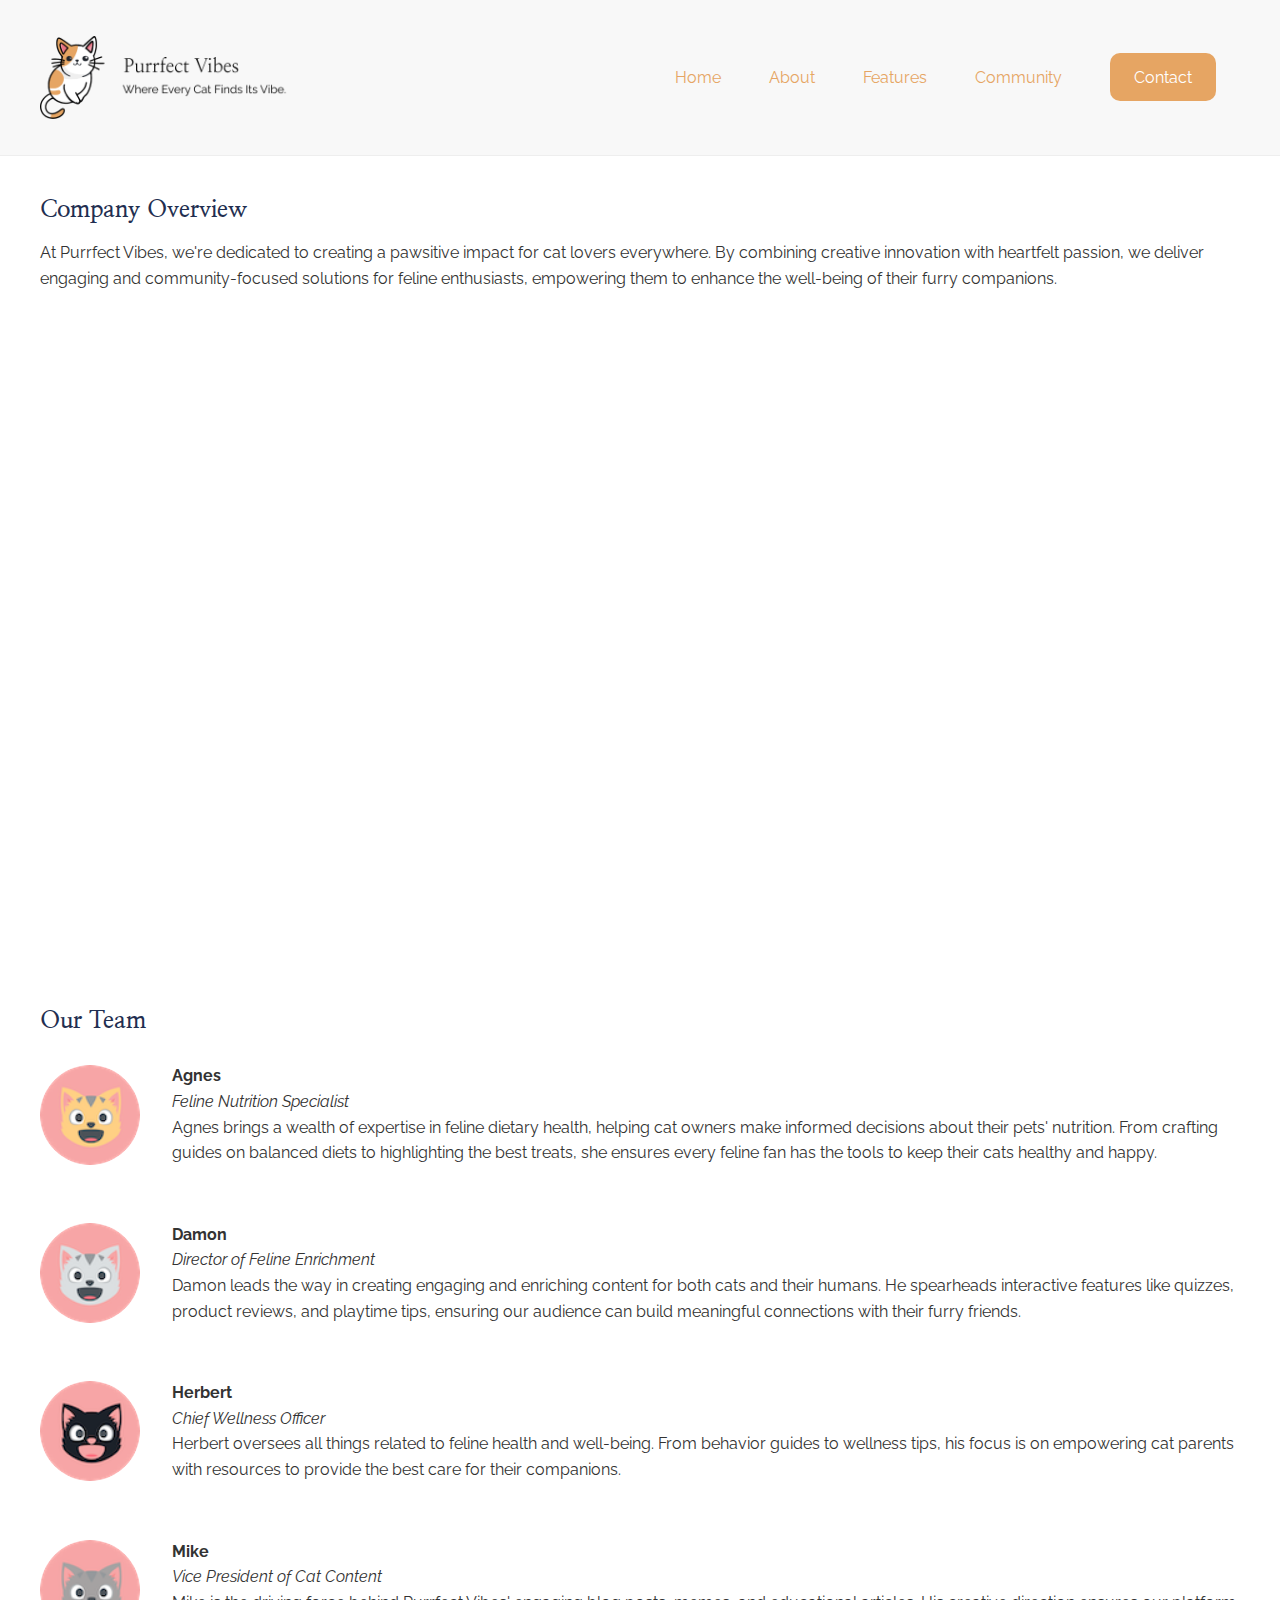
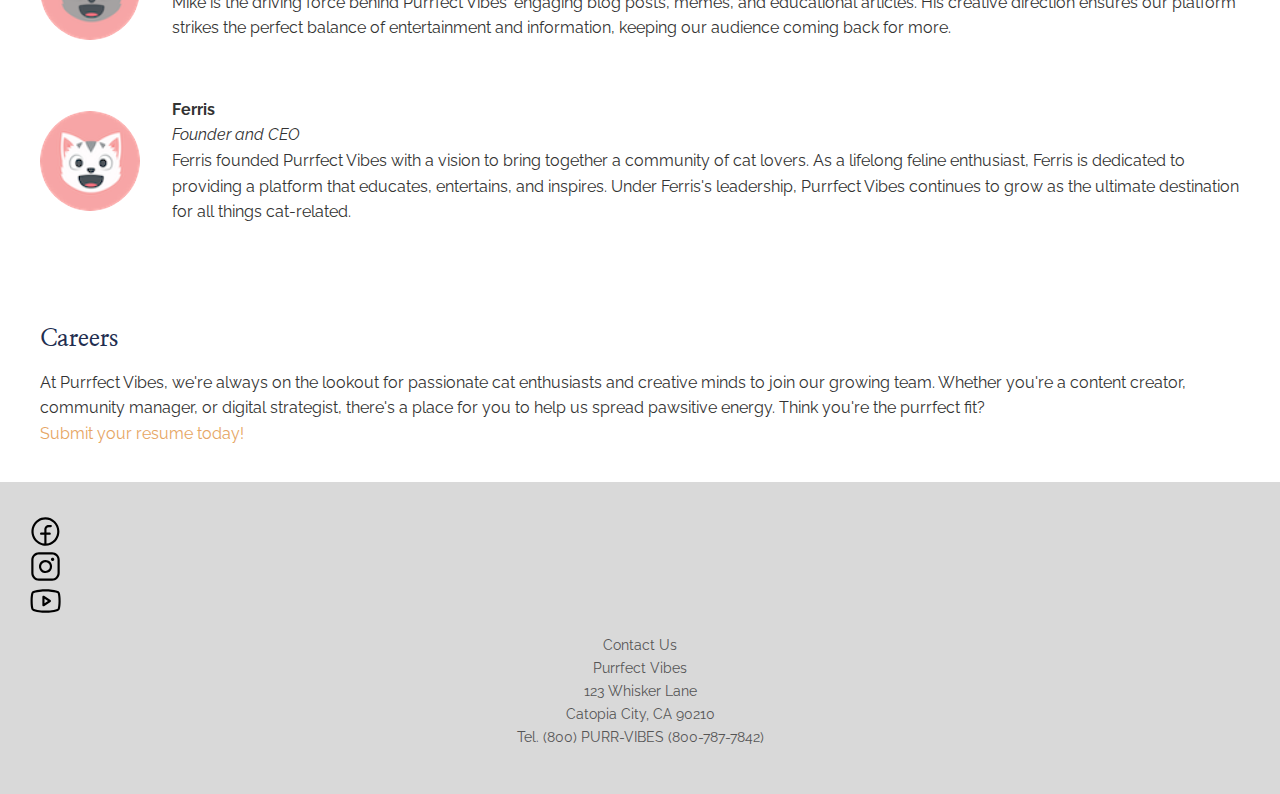
<file: about.html>
<!DOCTYPE html>
<html lang="en">
<head>
    <meta charset="utf-8">
    <meta name="viewport" content="width=device-width, initial-scale=1.0">
    <link rel="apple-touch-icon" sizes="180x180" href="images/favicons/apple-touch-icon.png">
    <link rel="icon" type="image/png" sizes="32x32" href="images/favicons/favicon-32x32.png">
    <link rel="icon" type="image/png" sizes="16x16" href="images/favicons/favicon-16x16.png">
    <link rel="manifest" href="images/favicons/site.webmanifest">
    <title>About Purrfect Vibes</title>
    <link rel="stylesheet" href="css/styles.css">
</head>
<body>
    <header>
        <div class="container">
            <a href="index.html"><img src="images/logo.png" alt="logo"></a>
            <input type="checkbox" class="navToggler" id="navToggler">
            <nav>
                <ul>
                    <li><a href="index.html">Home</a></li>
                    <li><a href="about.html">About</a></li>
                    <li><a href="features.html">Features</a>
                        <ul class="sub-menu">
                            <li><a href="features.html#cat-care">Cat Care</a></li>
                            <li><a href="features.html#quizzes">Quizzes</a></li>
                            <li><a href="features.html#community">Community</a></li>
                        </ul>
                    </li>
                    <li><a href="community.html">Community</a></li>
                    <li><a href="contact.html" class="button">Contact</a></li>
                </ul>
            </nav>
            <label for="navToggler" class="navTogglerMenu" name="navToggler">
                <img src="images/menu.svg" class="menuOpen" alt="menu">
                <img src="images/x.svg" class="menuClose" alt="close">
            </label>
        </div>
    </header>
    <section class="container">
        <h2>Company Overview</h2>
        <p>At Purrfect Vibes, we're dedicated to creating a pawsitive impact for cat lovers everywhere. By combining creative innovation with heartfelt passion, we deliver engaging and community-focused solutions for feline enthusiasts, empowering them to enhance the well-being of their furry companions.</p>
        <div class="video-container">
            <iframe src="https://www.youtube.com/watch?v=sI8NsYIyQ2A&ab_channel=TED-Ed" frameborder="0" allowfullscreen>
            </iframe>
        </div>
        <h2>Our Team</h2>
        <div class="about-container">
            <div class="about-block">
                <img src="images/head-agnes.png" alt="Agnes"/>
                <div class="about-text">
                    <p>
                        <strong>Agnes</strong><br>
                        <em>Feline Nutrition Specialist</em><br>
                        Agnes brings a wealth of expertise in feline dietary health, helping cat owners make informed decisions about their pets' nutrition. From crafting guides on balanced diets to highlighting the best treats, she ensures every feline fan has the tools to keep their cats healthy and happy.
                    </p>
                </div>
            </div>
            <div class="about-block">
                <img src="images/head-damon.png" alt="Damon"/>
                <div class="about-text">
                    <p>
                        <strong>Damon</strong><br>
                        <em>Director of Feline Enrichment</em><br>
                            Damon leads the way in creating engaging and enriching content for both cats and their humans. He spearheads interactive features like quizzes, product reviews, and playtime tips, ensuring our audience can build meaningful connections with their furry friends.
                    </p>
                </div>
            </div>
            <div class="about-block">
                <img src="images/head-herbert.png" alt="Herbert"/>
                <div class="about-text">
                    <p>
                        <strong>Herbert</strong><br>
                        <em>Chief Wellness Officer</em><br>
                            Herbert oversees all things related to feline health and well-being. From behavior guides to wellness tips, his focus is on empowering cat parents with resources to provide the best care for their companions.
                    </p>
                </div>
            </div>
            <div class="about-block">
                <img src="images/head-mike.png" alt="Mike"/>
                <div class="about-text">
                    <p>
                        <strong>Mike</strong><br>
                        <em>Vice President of Cat Content</em><br>
                            Mike is the driving force behind Purrfect Vibes' engaging blog posts, memes, and educational articles. His creative direction ensures our platform strikes the perfect balance of entertainment and information, keeping our audience coming back for more.
                    </p>
                </div>
            </div>
            <div class="about-block">
                <img src="images/head-ferris.png" alt="Ferris"/>
                <div class="about-text">
                    <p>
                        <strong>Ferris</strong><br>
                        <em>Founder and CEO</em><br>
                            Ferris founded Purrfect Vibes with a vision to bring together a community of cat lovers. As a lifelong feline enthusiast, Ferris is dedicated to providing a platform that educates, entertains, and inspires. Under Ferris's leadership, Purrfect Vibes continues to grow as the ultimate destination for all things cat-related.
                    </p>
                </div>
            </div>
        </div>
    </section>

    <section class="container">
        <h2>Careers</h2>
        <p>At Purrfect Vibes, we're always on the lookout for passionate cat enthusiasts and creative minds to join our growing team. Whether you're a content creator, community manager, or digital strategist, there's a place for you to help us spread pawsitive energy. Think you're the purrfect fit?<br>
            <a href="mailto:hr@purrfectvibes.com?subject=MY RESUME&cc=herbert@purrfectvibes.com">Submit your resume today!</a></p>
    </section>

    <footer>
        <div>
            <a href="#"><img src="images/facebook.svg" alt="Facebook"></a>
            <a href="#"><img src="images/instagram.svg" alt="Instagram"></a>
            <a href="#"><img src="images/youtube.svg" alt="Youtube"></a>
        </div>
        <p>
            Contact Us<br>
            Purrfect Vibes<br>
            123 Whisker Lane<br>
            Catopia City, CA 90210<br>
            Tel. (800) PURR-VIBES (800-787-7842)<br>
        </p>
    </footer>
</body>
</html>
</file>
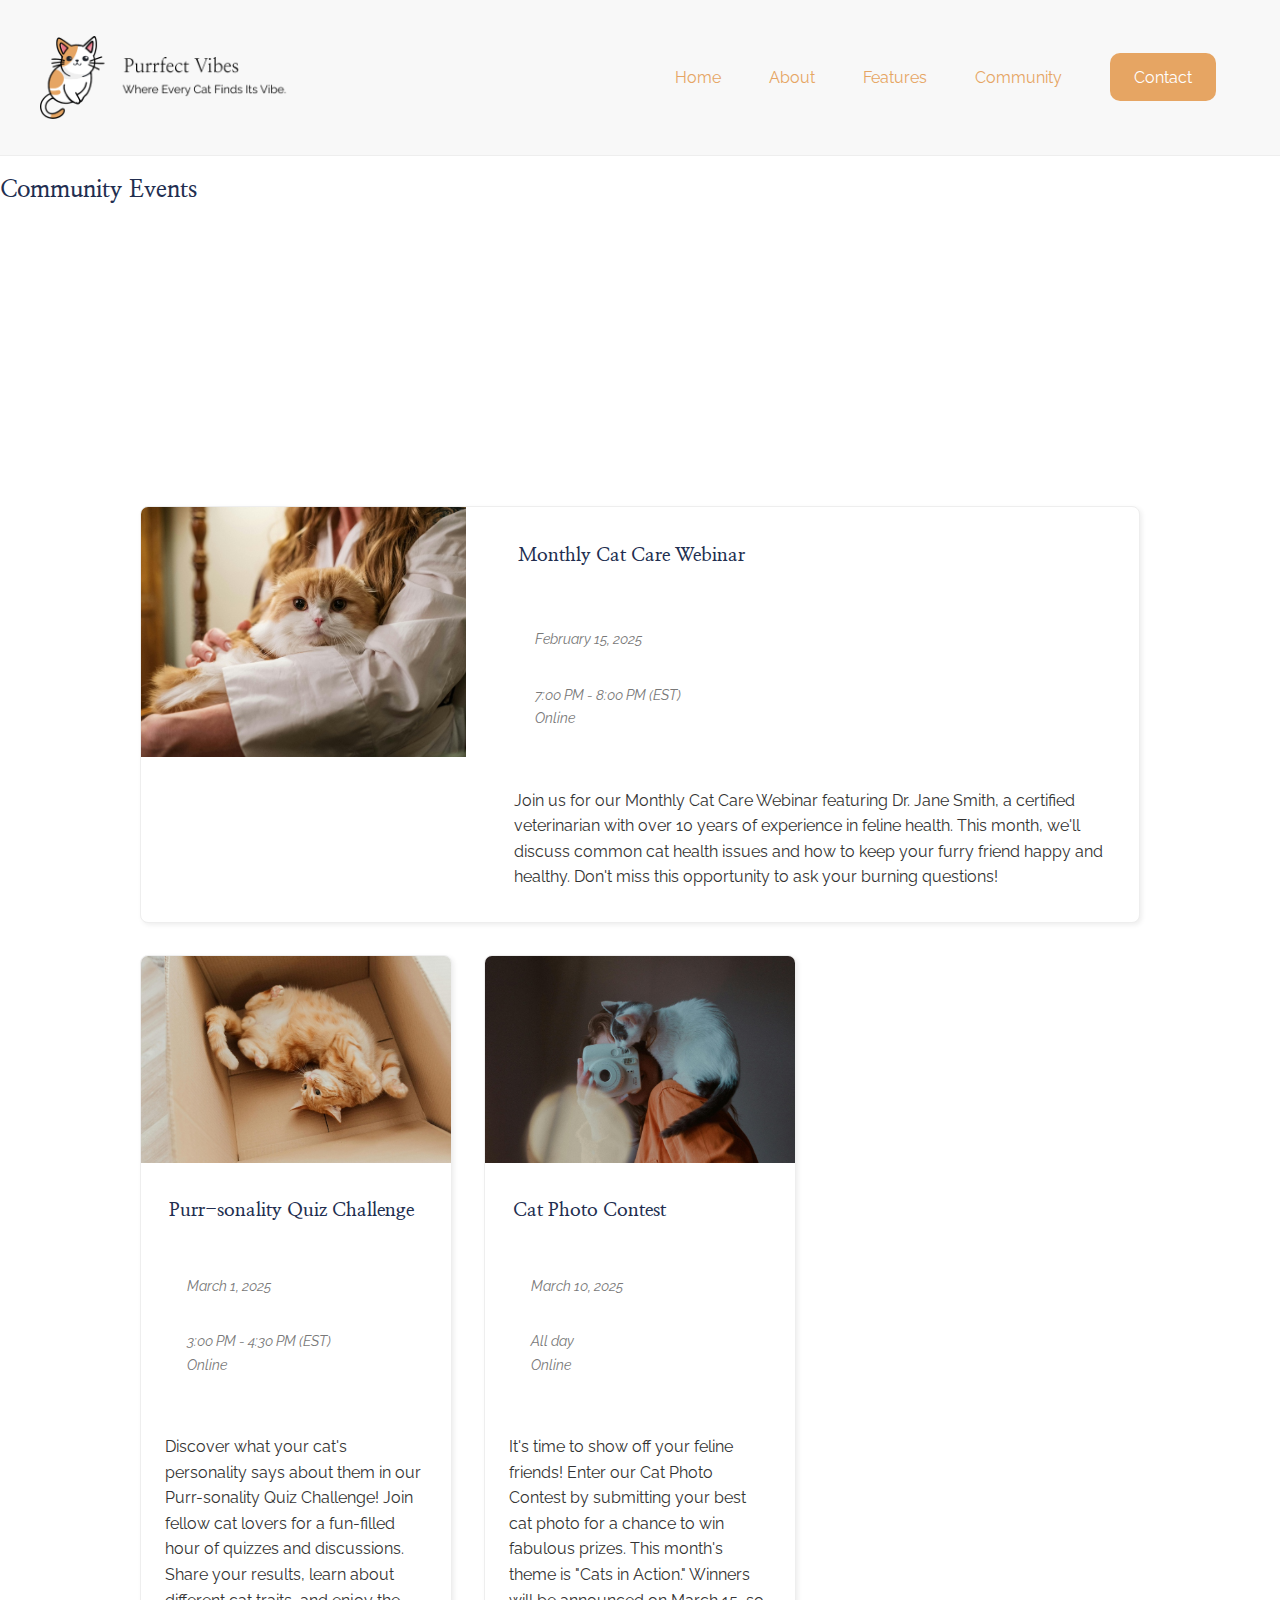
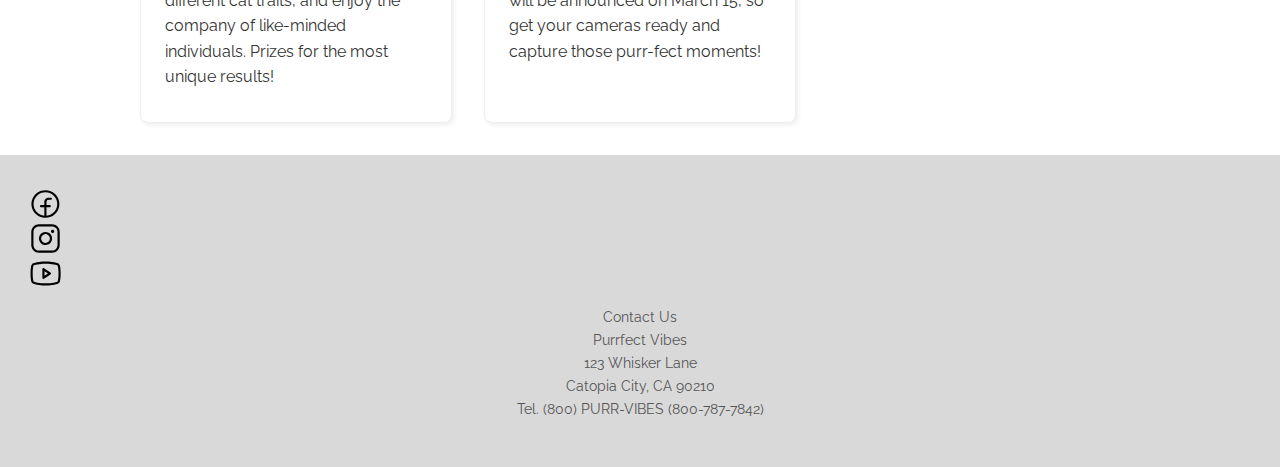
<file: community.html>
<!DOCTYPE html>
<html lang="en">
<head>
    <meta charset="utf-8">
    <meta name="viewport" content="width=device-width, initial-scale=1.0">
    <link rel="apple-touch-icon" sizes="180x180" href="images/favicons/apple-touch-icon.png">
    <link rel="icon" type="image/png" sizes="32x32" href="images/favicons/favicon-32x32.png">
    <link rel="icon" type="image/png" sizes="16x16" href="images/favicons/favicon-16x16.png">
    <link rel="manifest" href="images/favicons/site.webmanifest">
    <title>Purrfect Vibes Community Events</title>
    <link rel="stylesheet" href="css/styles.css">
</head>
<body>
    <header>
        <div class="container">
            <a href="index.html"><img src="images/logo.png" alt="logo"></a>
            <input type="checkbox" class="navToggler" id="navToggler">
            <nav>
                <ul>
                    <li><a href="index.html">Home</a></li>
                    <li><a href="about.html">About</a></li>
                    <li><a href="features.html">Features</a>
                        <ul class="sub-menu">
                            <li><a href="features.html#cat-care">Cat Care</a></li>
                            <li><a href="features.html#quizzes">Quizzes</a></li>
                            <li><a href="features.html#community">Community</a></li>
                        </ul>
                    </li>
                    <li><a href="community.html">Community</a></li>
                    <li><a href="contact.html" class="button">Contact</a></li>
                </ul>
            </nav>
            <label for="navToggler" class="navTogglerMenu" name="navToggler">
                <img src="images/menu.svg" class="menuOpen" alt="menu">
                <img src="images/x.svg" class="menuClose" alt="close">
            </label>
        </div>
    </header>
<h2>Community Events</h2>
<section class="community container">
    <div class="calendar-container">
        <iframe src="https://calendar.google.com/calendar/embed?src=1a56773061dbff187e34b02e4ad52b19a52dd9ac9e2d96ef49cbe79ec0183ceb%40group.calendar.google.com&ctz=America%2FLos_Angeles" style="border: 0" width="100%" height="600" frameborder="0" scrolling="no"></iframe>
    </div>
    <div class="event-block featured">
        <img src="images/event-cat-care.jpg" alt="cat care">
        <h3>Monthly Cat Care Webinar</h3>
        <p><span>February 15, 2025</span><br>
            <span>7:00 PM - 8:00 PM (EST)<br>
            Online</span><br><br>
            Join us for our Monthly Cat Care Webinar featuring Dr. Jane Smith, a certified veterinarian with over 10 years of experience in feline health. This month, we'll discuss common cat health issues and how to keep your furry friend happy and healthy. Don't miss this opportunity to ask your burning questions!</p>
    </div>
    <div class="event-block">
        <img src="images/event-cat-quiz.jpg" alt="cat quizzes">
        <h3>Purr-sonality Quiz Challenge</h3>
        <p><span>March 1, 2025</span><br>
            <span>3:00 PM - 4:30 PM (EST)<br>
            Online</span><br><br>
            Discover what your cat's personality says about them in our Purr-sonality Quiz Challenge! Join fellow cat lovers for a fun-filled hour of quizzes and discussions. Share your results, learn about different cat traits, and enjoy the company of like-minded individuals. Prizes for the most unique results!</p>
    </div>
    <div class="event-block">
        <img src="images/event-cat-photo.jpg" alt="cat community">
        <h3>Cat Photo Contest</h3>
        <p><span>March 10, 2025</span><br>
            <span>All day<br>
            Online</span><br><br>
            It's time to show off your feline friends! Enter our Cat Photo Contest by submitting your best cat photo for a chance to win fabulous prizes. This month's theme is "Cats in Action." Winners will be announced on March 15, so get your cameras ready and capture those purr-fect moments!</p>
    </div>
</section>
<footer>
    <div>
        <a href="#"><img src="images/facebook.svg" alt="Facebook"></a>
        <a href="#"><img src="images/instagram.svg" alt="Instagram"></a>
        <a href="#"><img src="images/youtube.svg" alt="Youtube"></a>
    </div>
    <p>
        Contact Us<br>
        Purrfect Vibes<br>
        123 Whisker Lane<br>
        Catopia City, CA 90210<br>
        Tel. (800) PURR-VIBES (800-787-7842)<br>
    </p>
</footer>
</body>
</html>
</file>
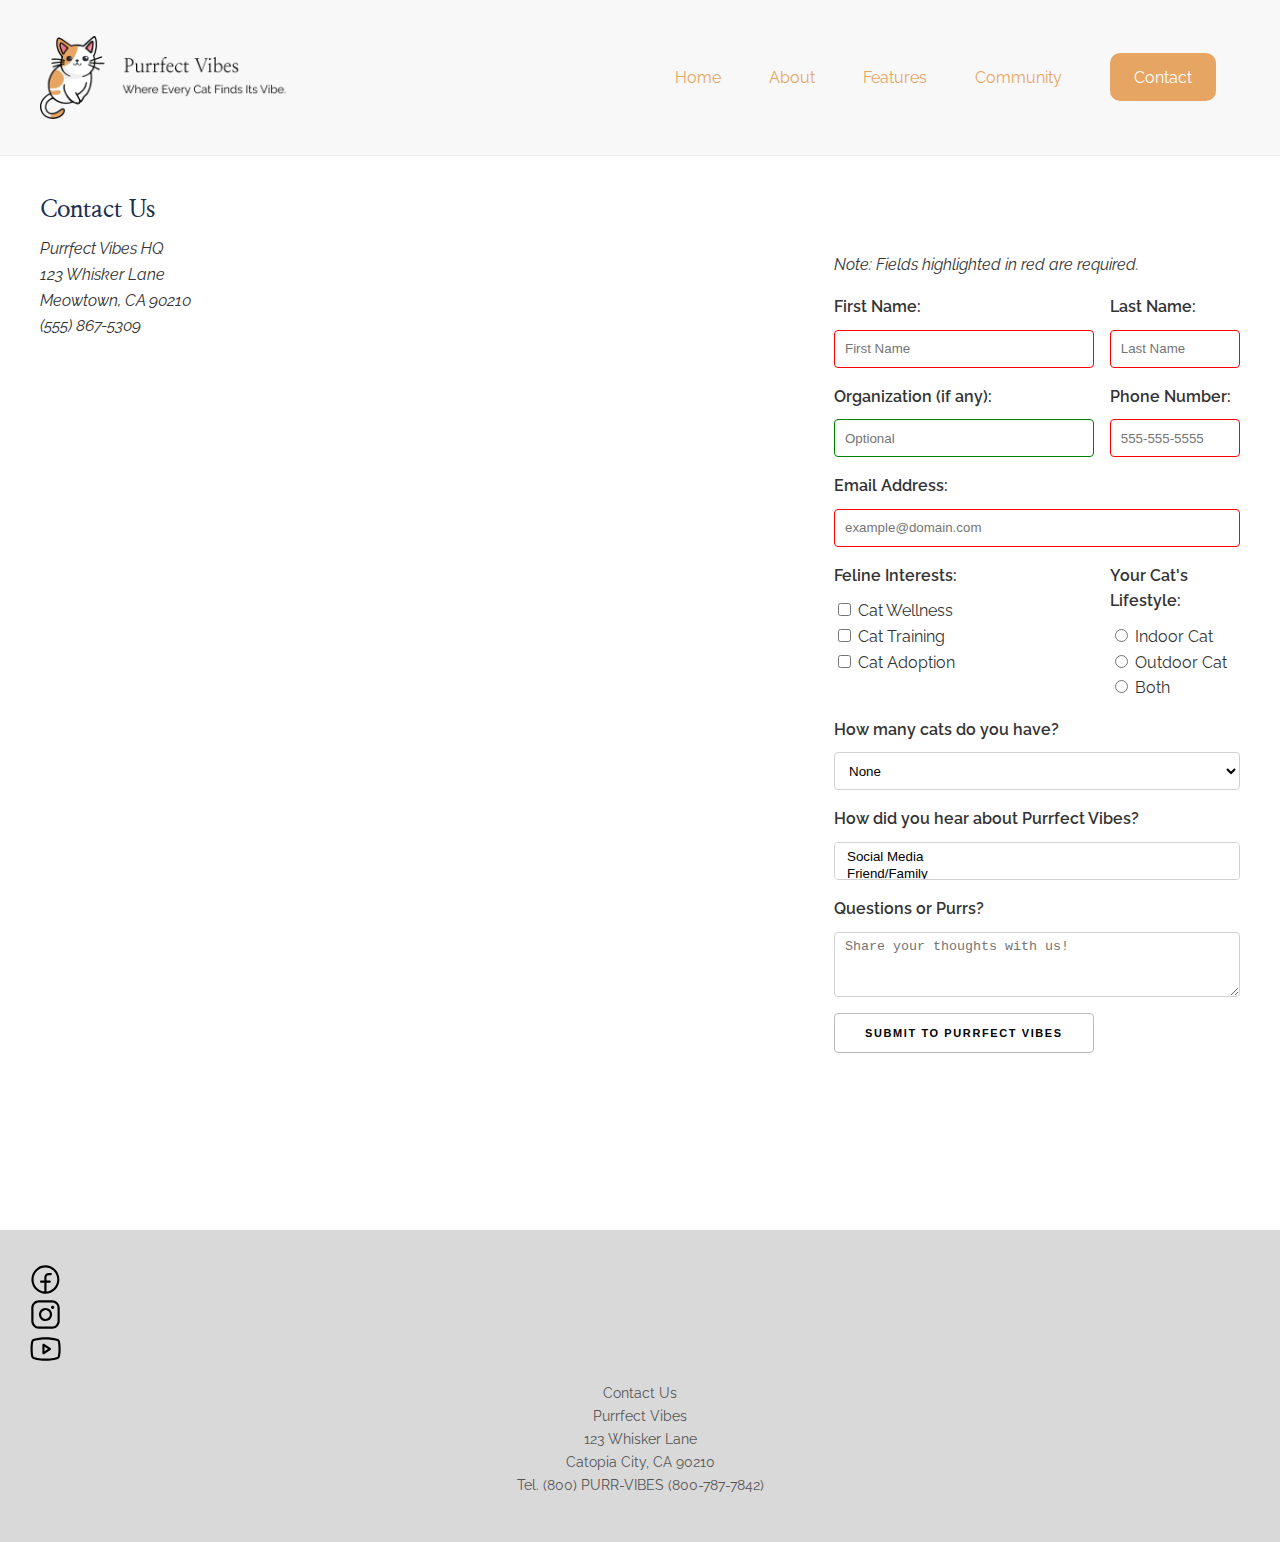
<file: contact.html>
<!DOCTYPE html>
<html lang="en">
<head>
    <meta charset="utf-8">
    <meta name="viewport" content="width=device-width, initial-scale=1.0">
    <link rel="apple-touch-icon" sizes="180x180" href="images/favicons/apple-touch-icon.png">
    <link rel="icon" type="image/png" sizes="32x32" href="images/favicons/favicon-32x32.png">
    <link rel="icon" type="image/png" sizes="16x16" href="images/favicons/favicon-16x16.png">
    <link rel="manifest" href="images/favicons/site.webmanifest">
    <title>Contact Purrfect Vibes</title>
    <link rel="stylesheet" href="css/styles.css">
</head>
<body>
    <header>
        <div class="container">
            <a href="index.html"><img src="images/logo.png" alt="logo"></a>
            <input type="checkbox" class="navToggler" id="navToggler">
            <nav>
                <ul>
                    <li><a href="index.html">Home</a></li>
                    <li><a href="about.html">About</a></li>
                    <li><a href="features.html">Features</a>
                        <ul class="sub-menu">
                            <li><a href="features.html#cat-care">Cat Care</a></li>
                            <li><a href="features.html#quizzes">Quizzes</a></li>
                            <li><a href="features.html#community">Community</a></li>
                        </ul>
                    </li>
                    <li><a href="community.html">Community</a></li>
                    <li><a href="contact.html" class="button">Contact</a></li>
                </ul>
            </nav>
            <label for="navToggler" class="navTogglerMenu" name="navToggler">
                <img src="images/menu.svg" class="menuOpen" alt="menu">
                <img src="images/x.svg" class="menuClose" alt="close">
            </label>
        </div>
    </header>
    <section class="container">
        <h2>Contact Us</h2>
        <div class="contact-container">
            <address>
                Purrfect Vibes HQ<br>
                123 Whisker Lane<br>
                Meowtown, CA 90210<br>
                (555) 867-5309
            </address>
            <div class="map-container">
                <iframe src="https://www.google.com/maps/embed?pb=!1m18!1m12!1m3!1d107482.43978357418!2d-117.16108384799988!3d32.7157798469985!2m3!1f0!2f0!3f0!3m2!1i1024!2i768!4f13.1!3m3!1m2!1s0x80ad00394a818599%3A0xb69119f564ef0666!2sSan%20Diego%2C%20CA!5e0!3m2!1sen!2sus!4v1713580465887!5m2!1sen!2sus" width="600" height="450" style="border:0;" allowfullscreen="" loading="lazy" referrerpolicy="no-referrer-when-downgrade"></iframe>
            </div>
            <div class="form-container">
                <p><em>Note: Fields highlighted in red are required.</em></p>
                <form action="" method="post">
                    <div class="form-group">
                        <label>First Name:</label>
                        <input type="text" name="fname" maxlength="30" required placeholder="First Name">
                    </div>
                    <div class="form-group">
                        <label>Last Name:</label>
                        <input type="text" name="lname" maxlength="30" required placeholder="Last Name">
                    </div>
                    <div class="form-group">
                        <label>Organization (if any):</label>
                        <input type="text" name="organization" maxlength="30" placeholder="Optional">
                    </div>
                    <div class="form-group">
                        <label>Phone Number:</label>
                        <input type="tel" name="phonenumber" maxlength="20" pattern="\d{3}[-]\d{3}[-]\d{4}" required title="Ex: 555-555-5555" placeholder="555-555-5555">
                    </div>
                    <div class="form-group full-width">
                        <label>Email Address:</label>
                        <input type="email" name="email" maxlength="30" autocomplete="email" required placeholder="example@domain.com">
                    </div>
                    <div class="form-group">
                        <label>Feline Interests:</label>
                        <div class="inline-checkbox">
                            <input type="checkbox" name="interest" id="wellness" value="Cat Wellness">
                            <label for="wellness">Cat Wellness</label>
                        </div>
                        <div class="inline-checkbox">
                            <input type="checkbox" name="interest" id="training" value="Cat Training"> 
                            <label for="training">Cat Training</label>
                        </div>
                        <div class="inline-checkbox">
                            <input type="checkbox" name="interest" id="adoption" value="Cat Adoption">
                            <label for="adoption">Cat Adoption</label>
                        </div>
                    </div>
                    <div class="form-group">
                        <label>Your Cat's Lifestyle:</label>
                        <div class="inline-checkbox">
                            <input type="radio" name="lifestyle" id="indoor" value="Indoor">
                            <label for="indoor">Indoor Cat</label>
                        </div>
                        <div class="inline-checkbox">
                            <input type="radio" name="lifestyle" id="outdoor" value="Outdoor">
                            <label for="outdoor">Outdoor Cat</label>
                        </div>
                        <div class="inline-checkbox">
                            <input type="radio" name="lifestyle" id="both" value="Both">
                            <label for="both">Both</label>
                        </div>
                    </div>
                    <div class="form-group full-width">
                        <label>How many cats do you have?</label>
                        <select name="catcount">
                            <option value="0">None</option>
                            <option value="1">1</option>
                            <option value="2-3">2-3</option>
                            <option value="4+">4 or more</option>
                        </select>
                    </div>
                    <div class="form-group full-width">
                        <label>How did you hear about Purrfect Vibes?</label>
                        <select name="hearaboutus" multiple size="5">
                            <option value="Social Media">Social Media</option>
                            <option value="Friend/Family">Friend/Family</option>
                            <option value="Pet Store">Pet Store</option>
                            <option value="Internet Search">Internet Search</option>
                            <option value="Other">Other</option>
                        </select>
                    </div>
                    <div class="form-group full-width">
                        <label>Questions or Purrs?</label> 
                        <textarea name="comments" maxlength="500" placeholder="Share your thoughts with us!"></textarea>
                    </div>
                    <input type="submit" value="Submit to Purrfect Vibes">
                </form>
            </div>
        </div>
    </section>
    <footer>
        <div>
            <a href="#"><img src="images/facebook.svg" alt="Facebook"></a>
            <a href="#"><img src="images/instagram.svg" alt="Instagram"></a>
            <a href="#"><img src="images/youtube.svg" alt="Youtube"></a>
        </div>
        <p>
            Contact Us<br>
            Purrfect Vibes<br>
            123 Whisker Lane<br>
            Catopia City, CA 90210<br>
            Tel. (800) PURR-VIBES (800-787-7842)<br>
        </p>
    </footer>
</body>
</html>
</file>
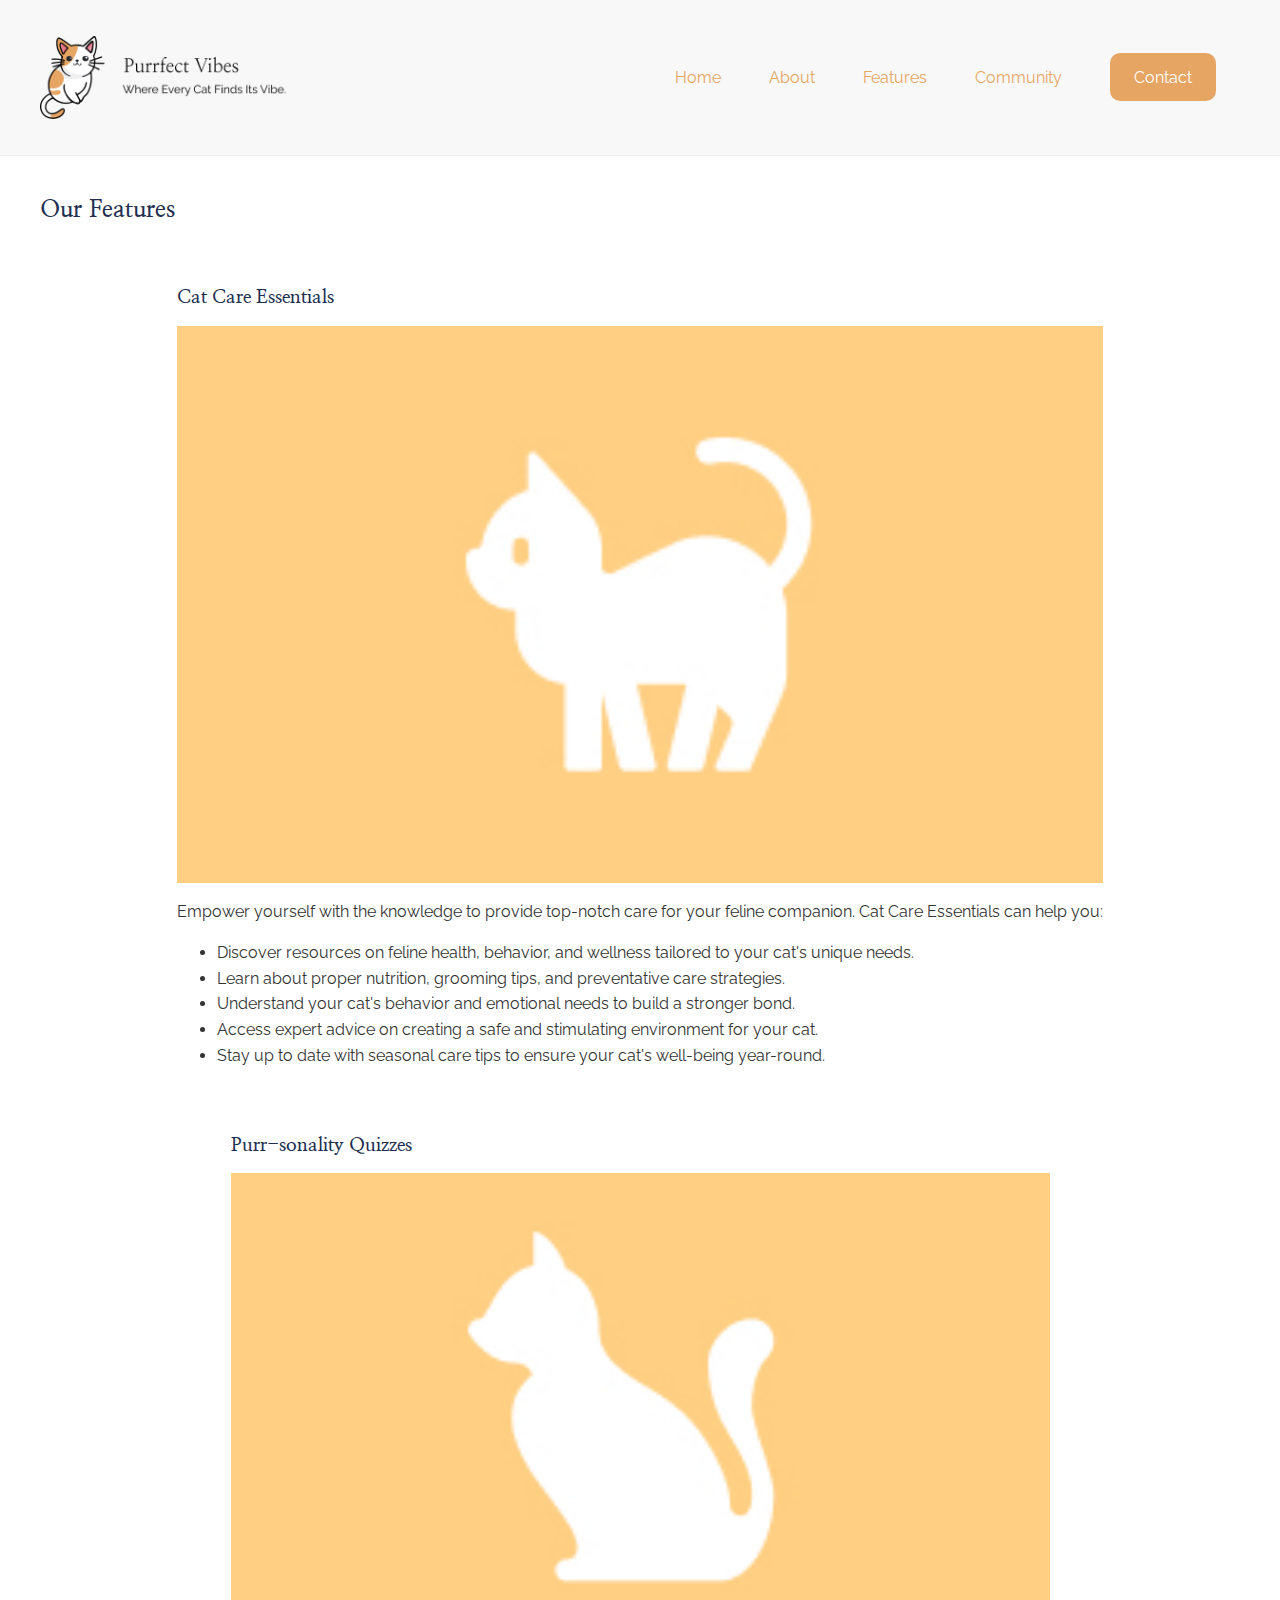
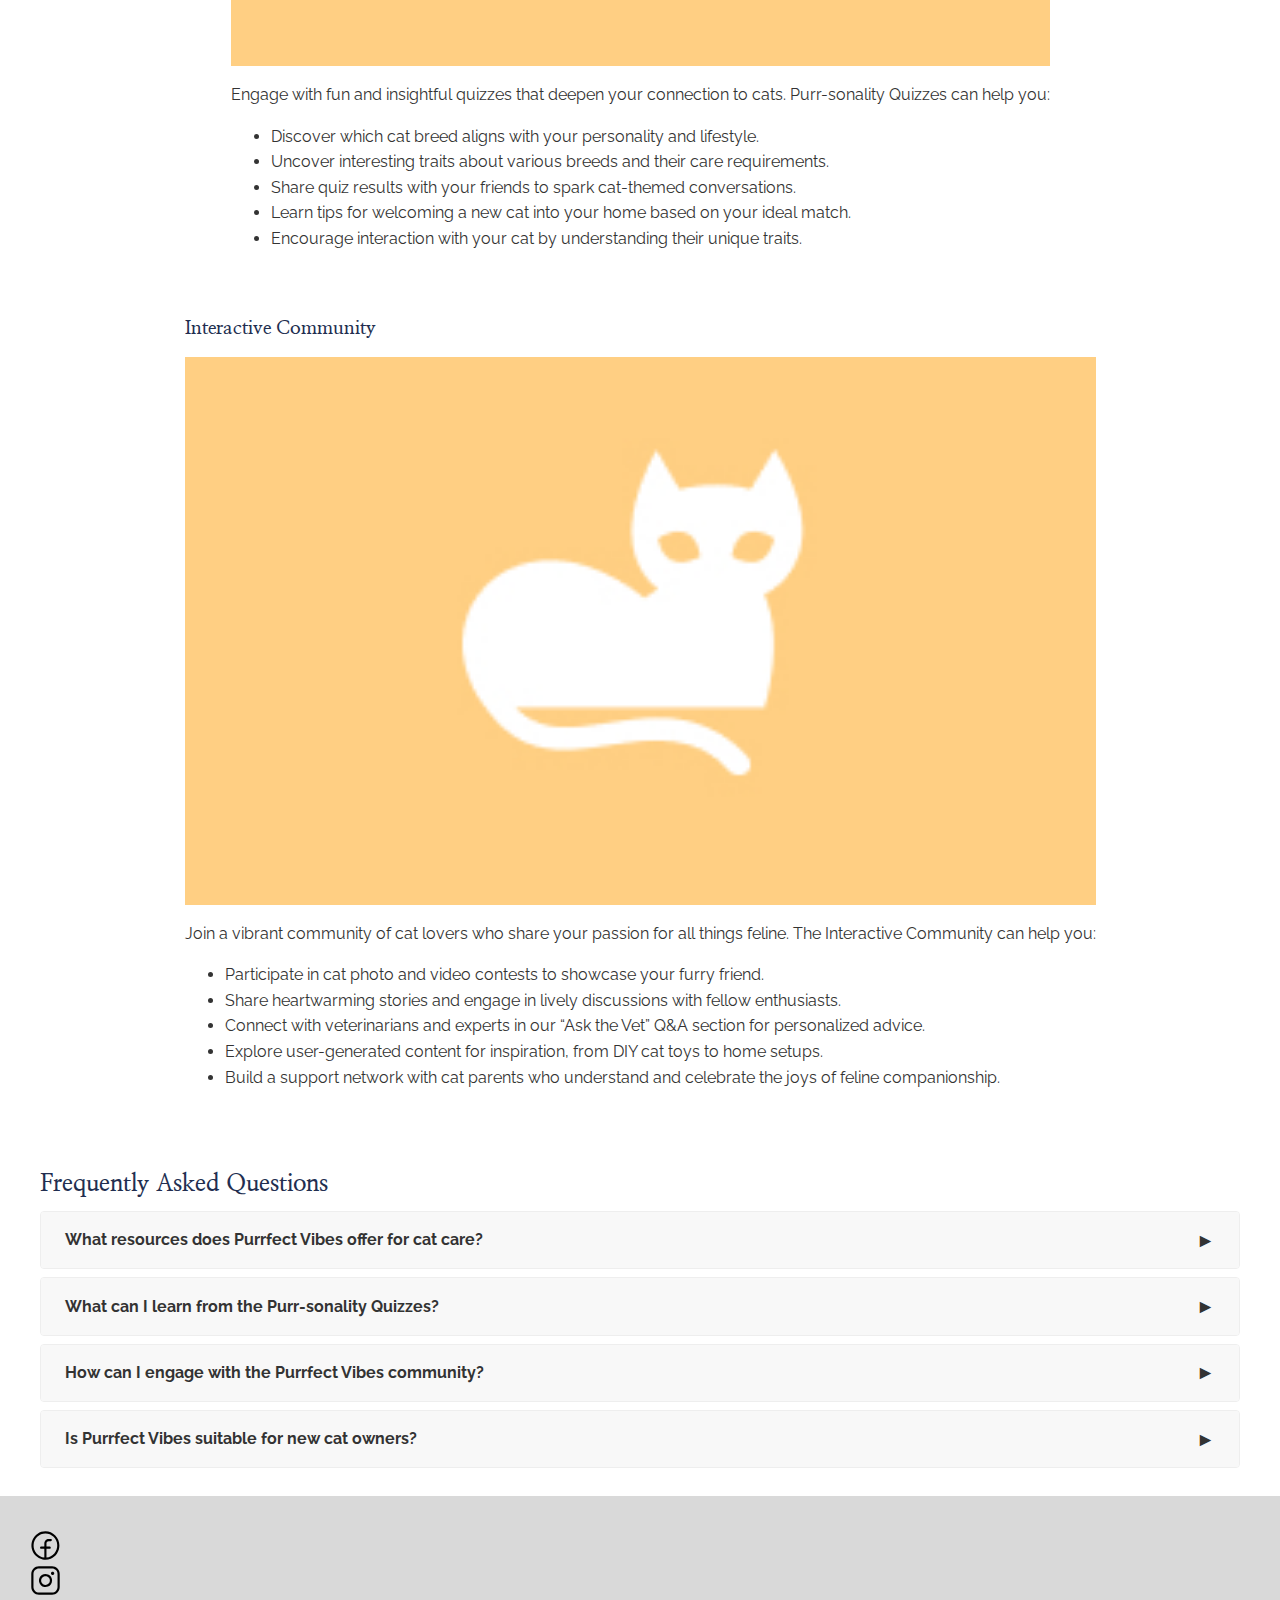
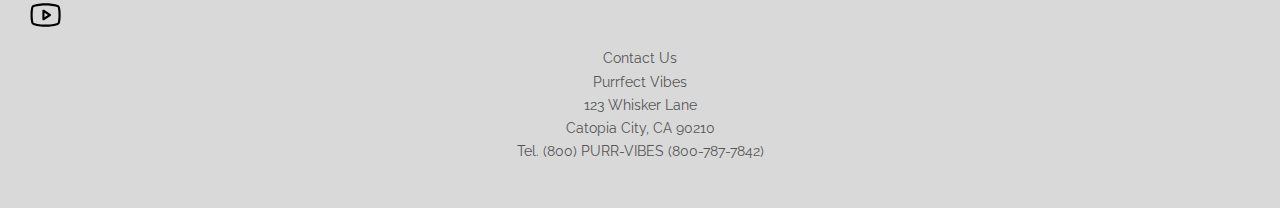
<file: features.html>
<!DOCTYPE html>
<html lang="en">
<head>
    <meta charset="utf-8">
    <meta name="viewport" content="width=device-width, initial-scale=1.0">
    <link rel="apple-touch-icon" sizes="180x180" href="images/favicons/apple-touch-icon.png">
    <link rel="icon" type="image/png" sizes="32x32" href="images/favicons/favicon-32x32.png">
    <link rel="icon" type="image/png" sizes="16x16" href="images/favicons/favicon-16x16.png">
    <link rel="manifest" href="images/favicons/site.webmanifest">
    <title>Purrfect Vibes Features</title>
    <link rel="stylesheet" href="css/styles.css">
</head>
<body>
    <header>
        <div class="container">
            <a href="index.html"><img src="images/logo.png" alt="logo"></a>
            <input type="checkbox" class="navToggler" id="navToggler">
            <nav>
                <ul>
                    <li><a href="index.html">Home</a></li>
                    <li><a href="about.html">About</a></li>
                    <li><a href="features.html">Features</a>
                        <ul class="sub-menu">
                            <li><a href="features.html#cat-care">Cat Care</a></li>
                            <li><a href="features.html#quizzes">Quizzes</a></li>
                            <li><a href="features.html#community">Community</a></li>
                        </ul>
                    </li>
                    <li><a href="community.html">Community</a></li>
                    <li><a href="contact.html" class="button">Contact</a></li>
                </ul>
            </nav>
            <label for="navToggler" class="navTogglerMenu" name="navToggler">
                <img src="images/menu.svg" class="menuOpen" alt="menu">
                <img src="images/x.svg" class="menuClose" alt="close">
            </label>
        </div>
    </header>
    <section class="container">
        <h2>Our Features</h2>
        <div class="feature-container">
            <div class="feature-page-block">
                <h3>Cat Care Essentials</h3>
                <p><img src="images/cat-care.jpg" alt="cat care"/></p>
                <p>Empower yourself with the knowledge to provide top-notch care for your feline companion. Cat Care Essentials can help you:</p>
                <ul>
                    <li>Discover resources on feline health, behavior, and wellness tailored to your cat's unique needs.</li>
                    <li>Learn about proper nutrition, grooming tips, and preventative care strategies.</li>
                    <li>Understand your cat's behavior and emotional needs to build a stronger bond.</li>
                    <li>Access expert advice on creating a safe and stimulating environment for your cat.</li>
                    <li>Stay up to date with seasonal care tips to ensure your cat's well-being year-round.</li>
                </ul>
            </div>
            <div class="feature-page-block">
                <h3>Purr-sonality Quizzes</h3>
                <p><img src="images/cat-quizzes.jpg" alt="cat quizzes"/></p>
                <p>Engage with fun and insightful quizzes that deepen your connection to cats. Purr-sonality Quizzes can help you:</p>
                <ul>
                    <li>Discover which cat breed aligns with your personality and lifestyle.</li>
                    <li>Uncover interesting traits about various breeds and their care requirements.</li>
                    <li>Share quiz results with your friends to spark cat-themed conversations.</li>
                    <li>Learn tips for welcoming a new cat into your home based on your ideal match.</li>
                    <li>Encourage interaction with your cat by understanding their unique traits.</li>
                </ul>
            </div>
            <div class="feature-page-block">
                <h3>Interactive Community</h3>
                <p><img src="images/cat-community.jpg" alt="cat community"/></p>
                <p>Join a vibrant community of cat lovers who share your passion for all things feline. The Interactive Community can help you:</p>
                <ul>
                    <li>Participate in cat photo and video contests to showcase your furry friend.</li>
                    <li>Share heartwarming stories and engage in lively discussions with fellow enthusiasts.</li>
                    <li>Connect with veterinarians and experts in our “Ask the Vet” Q&A section for personalized advice.</li>
                    <li>Explore user-generated content for inspiration, from DIY cat toys to home setups.</li>
                    <li>Build a support network with cat parents who understand and celebrate the joys of feline companionship.</li>
                </ul>
            </div>
        </div>
        <div class="faq-accordion">
            <h2>Frequently Asked Questions</h2>
            <div class="accordion-item">
                <div class="accordion-header">
                    <h4>What resources does Purrfect Vibes offer for cat care?</h4>
                    <span class="arrow">&#9658;</span>
                </div>
                <div class="accordion-content">
                    <p>We provide expert advice on feline health, behavior, and wellness, including tips on proper nutrition, grooming, and creating a safe, stimulating environment.</p>
                </div>
            </div>
            <div class="accordion-item">
                <div class="accordion-header">
                    <h4>What can I learn from the Purr-sonality Quizzes?</h4>
                    <span class="arrow">&#9658;</span>
                </div>
                <div class="accordion-content">
                    <p>Our quizzes help you discover which cat breed matches your personality, uncover fun traits
                        about various breeds, and provide tips for welcoming a new cat into your home.</p>
                </div>
            </div>
            <div class="accordion-item">
                <div class="accordion-header">
                    <h4>How can I engage with the Purrfect Vibes community?</h4>
                    <span class="arrow">&#9658;</span>
                </div>
                <div class="accordion-content">
                    <p>You can join cat photo and video contests, share stories, participate in discussions, and connect with experts in our “Ask the Vet” Q&A section.</p>
                </div>
            </div>
            <div class="accordion-item">
                <div class="accordion-header">
                    <h4>Is Purrfect Vibes suitable for new cat owners?</h4>
                    <span class="arrow">&#9658;</span>
                </div>
                <div class="accordion-content">
                    <p>Absolutely! Whether you’re a new cat parent or a lifelong enthusiast, our resources, quizzes, and community are designed to support and celebrate your love for cats.</p>
                </div>
            </div>
        </div>
    </section>
    <footer>
        <div>
            <a href="#"><img src="images/facebook.svg" alt="Facebook"></a>
            <a href="#"><img src="images/instagram.svg" alt="Instagram"></a>
            <a href="#"><img src="images/youtube.svg" alt="Youtube"></a>
        </div>
        <p>
            Contact Us<br>
            Purrfect Vibes<br>
            123 Whisker Lane<br>
            Catopia City, CA 90210<br>
            Tel. (800) PURR-VIBES (800-787-7842)<br>
        </p>
    </footer>
</body>
</html>
</file>
<file: css/styles.css>
/* styles.css */

/* Reset CSS */
@import url('http://web.simmons.edu/~grovesd/comm244/notes/week4/reset.css');

/* Google Fonts */
@import url('https://fonts.googleapis.com/css2?family=Nanum+Myeongjo:wght@400;700&family=Raleway:wght@400;700&display=swap');

body {
    font-size: 16px;
    font-family: 'Raleway', sans-serif;
    margin: 0;
    line-height: 1.6;
    color: #333;
}

h1, h2, h3 {
    font-family: 'Nanum Myeongjo', serif;
    color: #222e50;
    line-height: 1.2;
    margin-bottom: 0.5em;
}

h1 {
    font-size: 2.5em;
    text-align: center;
    padding: 1em 0;
    border-bottom: 2px solid #e6a563;
    margin-bottom: 1em;
}

.container {
    max-width: 1200px;
    margin: 0 auto;
    padding: 20px;
}

a {
    color: #e6a563;
    text-decoration: none;
}

a:hover {
    opacity: 0.8;
}

img {
    width: 100%;
    display: block;
    height: auto;
}

/**Header**/
header {
    background-color: #f8f8f8;
    padding: 1em 0;
    border-bottom: 1px solid #eee;
}

header .container {
    display: flex;
    align-items: center;
    justify-content: space-between;
}

header .logo-container {
    width: 250px;
}

header .logo-container a {
    display: block;
}

header .container > a:first-child {
        width: 250px;
        margin-right: auto;  
    }

header ul {
    list-style-type: none;
    display: flex;
    align-items: center;
    margin: 0;
    padding: 0;
}

.button {
    background-color: #e6a563;
    color: white;
    border-radius: 10px;
    padding: 0.7em 1.5em;
    display: inline-block;
}

.button:hover {
    background-color: #d19150;
}

nav li {
    margin: 0 1.5em;
    position: relative;
    padding-bottom: 0;
    padding-top: 0;
}

nav li a {
    display: block;
    padding: 0.5em 0;
}

.sub-menu {
    position: absolute;
    left: 0;
    top: 100%;
    flex-direction: column;
    margin-top: 0;
    gap: 0;
    background-color: #fff;
    border: 1px solid #eee;
    border-radius: 8px;
    padding: 0.5em 0;
    align-items: flex-start;
    display: none;
    z-index: 10;
    box-shadow: 0 2px 5px rgba(0, 0, 0, 0.1);
}

.sub-menu li {
    padding: 0;
    margin: 0;
    border-bottom: 1px solid #eee;
    width: 100%;
}

.sub-menu li:last-child {
    border-bottom: none;
}

.sub-menu li a {
    padding: 0.7em 1.5em;
    display: block;
}

nav li:hover > .sub-menu,
nav li > .sub-menu:hover  {
    display: flex;
}

.navTogglerMenu, .navToggler {
    display: none;
}

/**Home**/
body.home {
    background-color: #f0f0f0;
}

.hero {
    background-color: #FFCF83;
    padding: 3em 0;
}

.hero .container {
    display: flex;
    justify-content: space-between;
    align-items: center;
    padding: 2em 20px;
}

.hero img {
    max-width: 400px;
    height: auto;
}

.hero .hero-text {
    display: flex;
    flex-direction: column;
    justify-content: center;
    width: 50%;
    padding-left: 2em;
}

.feature-container {
    display: flex;
    justify-content: center;
    gap: 2em;
    padding: 2em 20px;
}

.feature-block {
    text-align: center;
    background-color: #fff;
    padding: 1.5em;
    flex: 1;
    border-radius: 8px;
    box-shadow: 0 1px 3px rgba(0, 0, 0, 0.05);
}

.testimonials {
    background-color: #222e50;
    padding: 2em 0;
    color: white;
}

.testimonials h2 {
    text-align: center;
    color: white;
    margin-bottom: 1em;
}

.testimonial-container {
    display: flex;
    gap: 2em;
    padding: 0 20px;
}

.testimonial-block {
    background-color: #fff;
    color: #333;
    padding: 1.5em;
    flex: 1;
    border-radius: 8px;
    box-shadow: 0 1px 3px rgba(0, 0, 0, 0.05);
}

/**About**/
.about .container {
    max-width: 900px;
    padding: 2em 20px;
}

.about-block {
    display: flex;
    gap: 2em;
    align-items: center;
    margin-bottom: 1.5em;
}

.about-block img {
    width: 100px;
    height: 100px;
    border-radius: 50%;
    object-fit: cover;
}

.team-section {
    padding: 2em 0;
    background-color: #f8f8f8;
}

.team-container {
    display: flex;
    justify-content: center;
    gap: 2em;
    padding: 0 20px;
    flex-wrap: wrap;
}

.team-block {
    text-align: center;
    width: 200px;
    margin-bottom: 1.5em;
}

.team-block a {
    display: block;
    text-decoration: none;
    color: inherit;
    cursor: pointer;
}

.team-block img {
    width: 120px;
    height: 120px;
    border-radius: 50%;
    object-fit: cover;
    margin-bottom: 0.5em;
    box-shadow: 0 1px 3px rgba(0, 0, 0, 0.1);
}

.modal {
    display: none;
    position: fixed;
    z-index: 1;
    left: 0;
    top: 0;
    width: 100%;
    height: 100%;
    overflow: auto;
    background-color: rgba(0,0,0,0.4);
}

.modal:target {
    display: block;
}

.modal-content {
    background-color: #fefefe;
    margin: 15% auto;
    padding: 20px;
    border: 1px solid #888;
    width: 80%;
    border-radius: 8px;
    position: relative;
}

.close-button {
    color: #aaa;
    float: right;
    font-size: 28px;
    font-weight: bold;
    text-decoration: none;
}

.close-button:hover,
.close-button:focus {
    color: black;
}

.modal-bio {
    text-align: left;
    margin-top: 1em;
}

.video-container {
    position: relative;
    width: 100%;
    padding-bottom: 56.25%; /* 16:9 */
    overflow: hidden;
    margin-bottom: 1.5em;
}

.video-container iframe {
    position: absolute;
    top: 0;
    left: 0;
    width: 100%;
    height: 100%;
    border: none;
}

/**Community**/
.community {
    display: grid;
    gap: 2em;
    grid-template-columns: repeat(auto-fit, minmax(300px, 1fr));
    margin-bottom: 2em;
    max-width: 1000px;
    padding: 0 20px;
}

.event-block {
    border: 1px solid #eee;
    box-shadow: 2px 2px 5px #eee;
    text-align: center;
    border-radius: 8px;
    overflow: hidden;
    background-color: #fff;
}

.event-block img {
    width: 100%;
    height: auto;
    object-fit: cover;
}

.event-block h3, .event-block p {
    padding: 1em 1.5em;
    text-align: left;
}

.event-block.featured {
    grid-column: 1 / -1;
    display: grid;
    grid-template-areas:
        "image title"
        "image text";
    grid-template-columns: 1fr 2fr;
    grid-template-rows: auto 1fr;
    grid-column-gap: 1.5em;
}

.event-block.featured img {
    grid-area: image;
    height: 250px;
}

.event-block.featured h3 {
    grid-area: title;
}

.event-block.featured p {
    grid-area: text;
}

.event-block span {
    font-style: italic;
    color: #787878;
    font-size: 0.9em;
    display: block;
    padding: 0 1.5em;
    margin-bottom: 0.5em;
}

.calendar-container {
    position: relative;
    width: 100%;
    padding-bottom: 75%; /* 4:3 cal */
    overflow: hidden;
    margin-bottom: 1.5em;
}

.calendar-container iframe {
    position: absolute;
    top: 0;
    left: 0;
    width: 100%;
    height: 100%;
    border: none;
}

/**Feature**/
.features-page .container {
    padding: 2em 20px;
}

.feature-container {
    display: flex;
    flex-wrap: wrap;
    justify-content: center;
    gap: 2em;
    padding-bottom: 2em;
}

.feature-block {
    text-align: center;
    background-color: #fff;
    padding: 1.5em;
    flex: 1 1 300px;
    border-radius: 8px;
    box-shadow: 0 1px 3px rgba(0, 0, 0, 0.05);
}

.feature-block h3 {
    text-align: center;
    margin-bottom: 0.7em;
}

.feature-block img {
    height: 150px;
    object-fit: cover;
    border-radius: 4px;
    margin-bottom: 0.7em;
}

.paw-list {
    list-style-type: none;
    padding: 0;
}

.paw-list li {
    padding-left: 1.5em;
    margin-bottom: 0.5em;
    position: relative;
}

.paw-list li::before {
    content: "\f29e";
    font-family: "Font Awesome 5 Free";
    font-weight: 900;
    position: absolute;
    left: 0;
    top: 0.2em;
    color: #e6a563;
}

.faq-accordion {
    margin-top: 2em;
}

.accordion-item {
    border: 1px solid #eee;
    margin-bottom: 0.5em;
    border-radius: 4px;
    overflow: hidden;
}

.accordion-header {
    background-color: #f8f8f8;
    padding: 0.8em 1.5em;
    cursor: pointer;
    display: flex;
    justify-content: space-between;
    align-items: center;
}

.accordion-header h4 {
    margin: 0;
    font-size: 1em;
}

.accordion-header .arrow {
    font-size: 1.2em;
    transition: transform 0.3s ease-in-out;
}

.accordion-header.active .arrow {
    transform: rotate(90deg);
}

.accordion-content {
    padding: 0 1.5em;
    max-height: 0;
    overflow: hidden;
    transition: max-height 0.3s ease-in-out;
    background-color: #fff;
}

.accordion-content p {
    padding-bottom: 1em;
}

/**Contact**/
.contact-container {
    display: flex;
    gap: 20px;
    margin-bottom: 50px;
}
.contact-container address {
    width: 30%;
}
.contact-container .form-container {
    width: 70%;
    max-width: 600px;
}

.map-container {
    position: relative;
    width: 100%;
    padding-bottom: 75%; /* Aspect 75% */
    overflow: hidden;
    margin-bottom: 1.5em;
}

.map-container iframe {
    position: absolute;
    top: 0;
    left: 0;
    width: 100%;
    height: 100%;
    border: none;
}
form {
    display: grid;
    grid-template-columns: repeat(2, 1fr);
    gap: 1rem;
}
.form-group {
    display: flex;
    flex-direction: column;
}
.full-width {
    grid-column: span 2; 
}
input[type="email"],input[type="text"],input[type="tel"],textarea, select {
    width:100%;
    height:38px;
    padding:6px 10px;
    background-color:#fff;
    border:1px solid #D1D1D1;
    border-radius:4px;
    box-shadow:none;
    box-sizing:border-box;
}
textarea {
    min-height:65px;
    padding-top:6px;
    padding-bottom:6px;
}
form label {
    font-weight:600;
    margin-bottom: 10px;
}
form input[type="checkbox"], form input[type="radio"] {
    display:inline;
}
form .inline-checkbox label {
    font-weight: 400;
}
input[type="submit"] {
	padding: 0 30px;
	font-size: 11px;
	font-weight: 600;
	line-height: 38px;
	letter-spacing: .1rem;
	text-transform: uppercase;
	background-color: transparent;
	border-radius: 4px;
	border: 1px solid #bbb;
	cursor: pointer;
 }
input[type="submit"]:hover, input[type="submit"]:focus {
    color:#333;
    border-color:#888;
    outline:0;
}
input[type="text"]:required, input[type="tel"]:required, input[type="email"]:required {
    border-color:red;
}
input[type="text"]:valid, input[type="tel"]:valid, input[type="email"]:valid {
    border-color:green;
}

/**Footer**/
footer {
    text-align: center;
    background-color: #D9D9D9;
    padding: 2em 20px;
}

footer img {
    width: 35px;
    margin: 0 0.5em;
}

footer p {
    margin-top: 1em;
    font-size: 0.9em;
    color: #555;
}

/**Tablet**/
@media only screen and (max-width: 1040px) {
    .community {
        grid-template-columns: repeat(auto-fit, minmax(350px, 1fr));
    }
    .event-block.featured {
        grid-column: 1 / -1;
        grid-template-columns: 1fr 1fr;
    }
    .features-page .feature-container {
        justify-content: space-around;
    }
    .features-page .feature-block {
        width: 45%;
    }
}

/**Mobile**/
@media only screen and (max-width: 767px) {
    header .container {
        flex-wrap: wrap;
        position: relative;
    }
}
</file>
